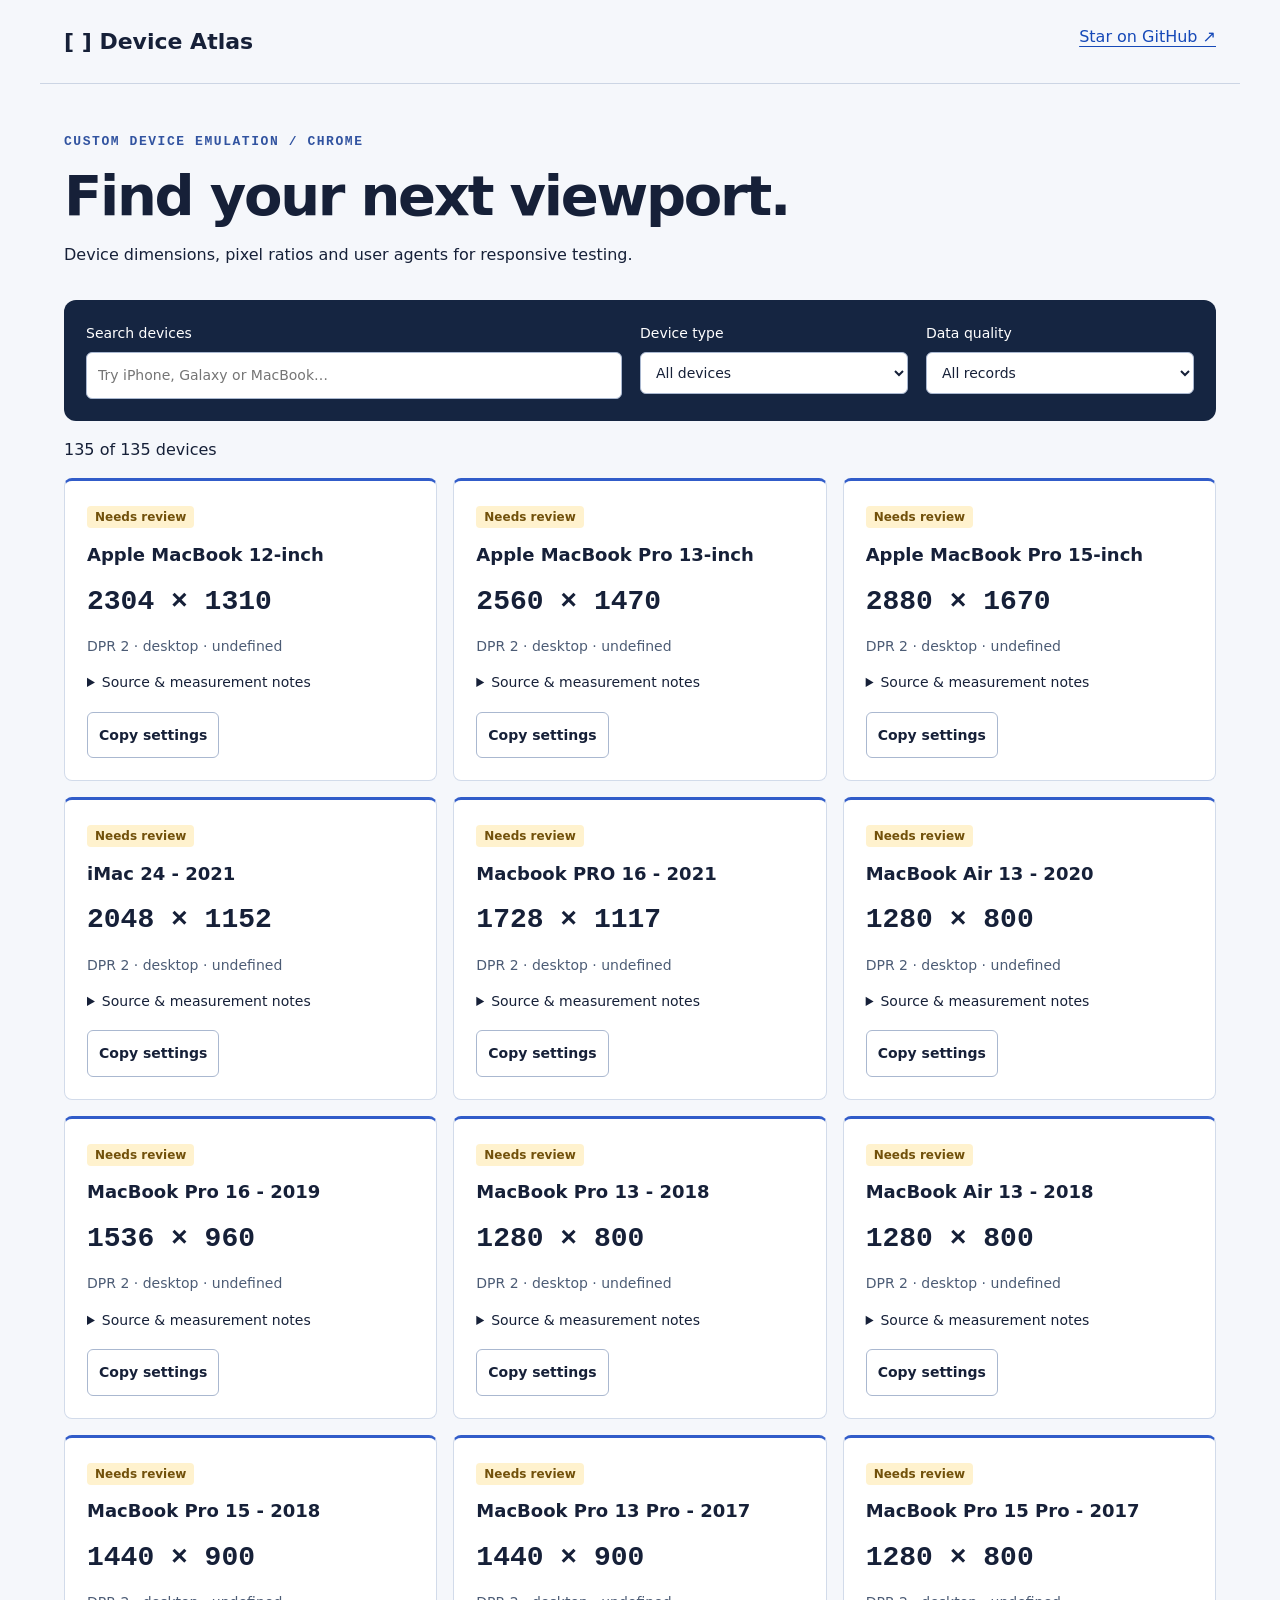
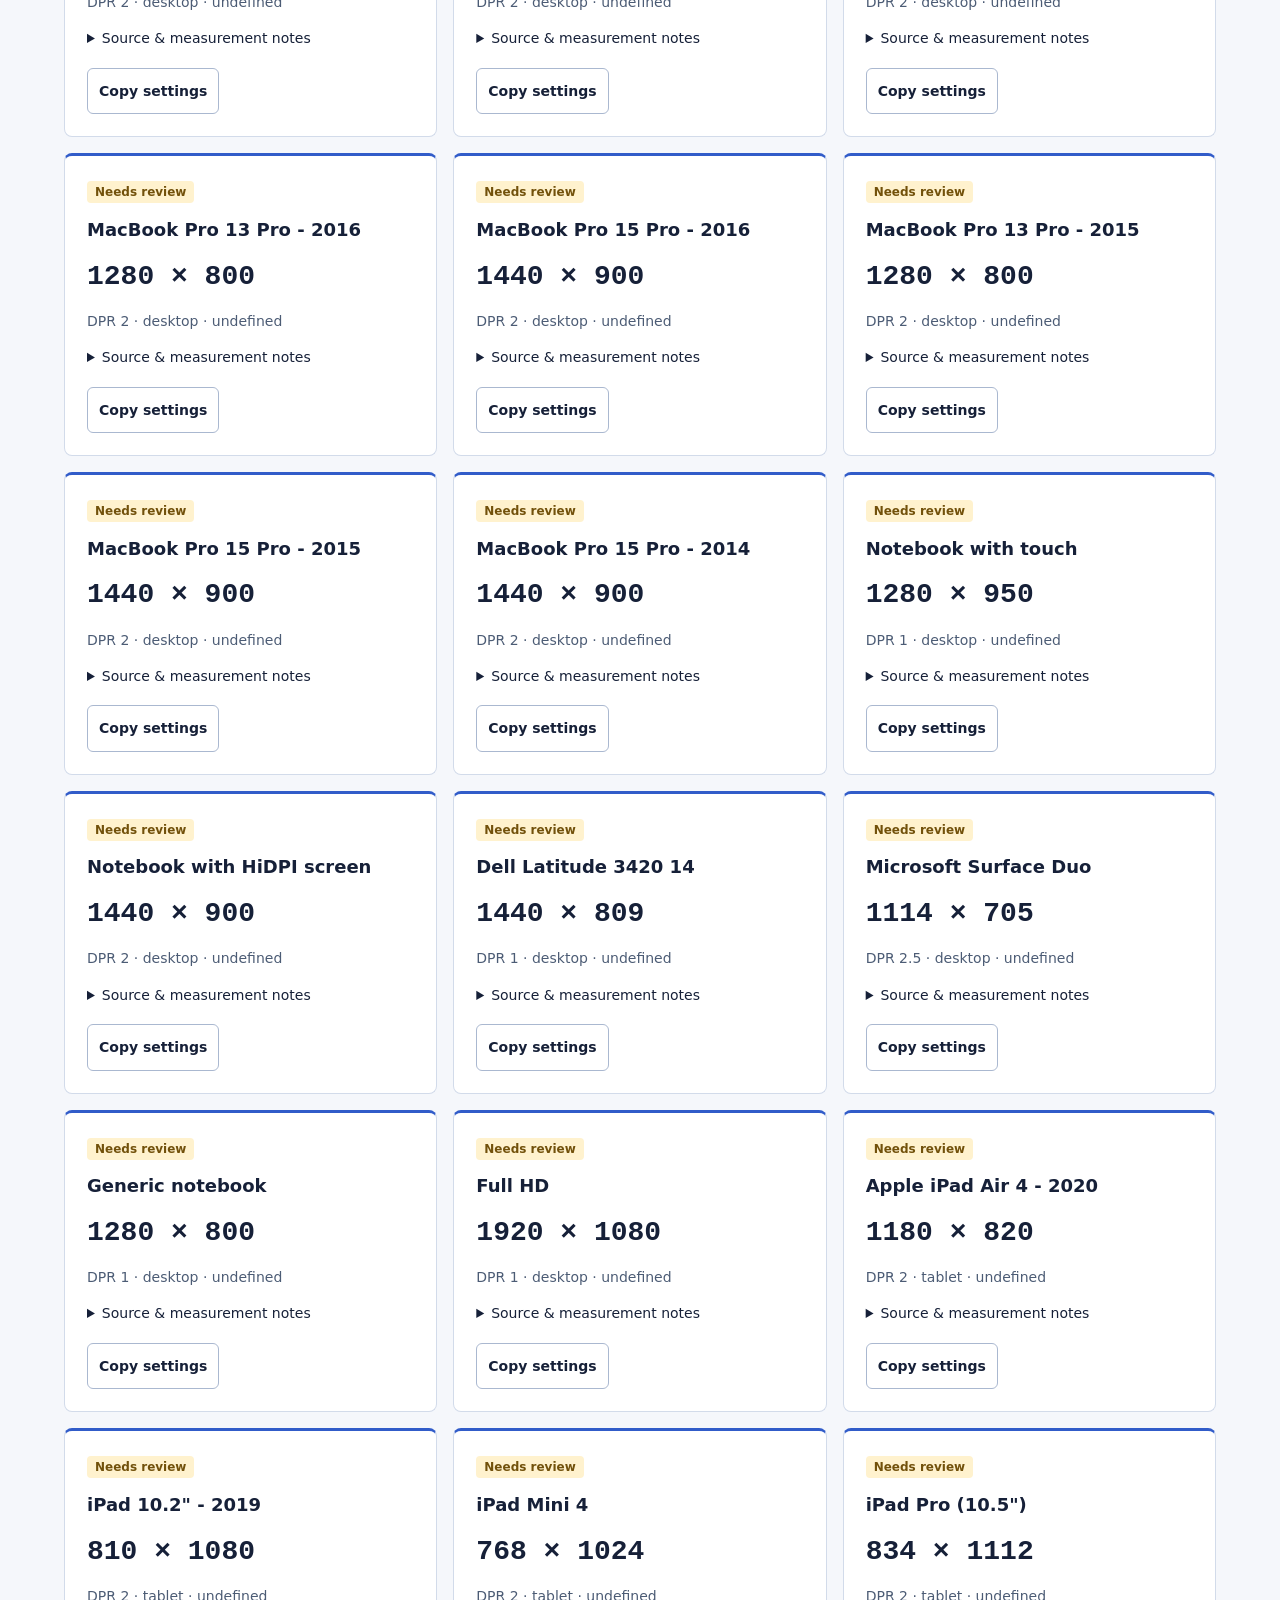
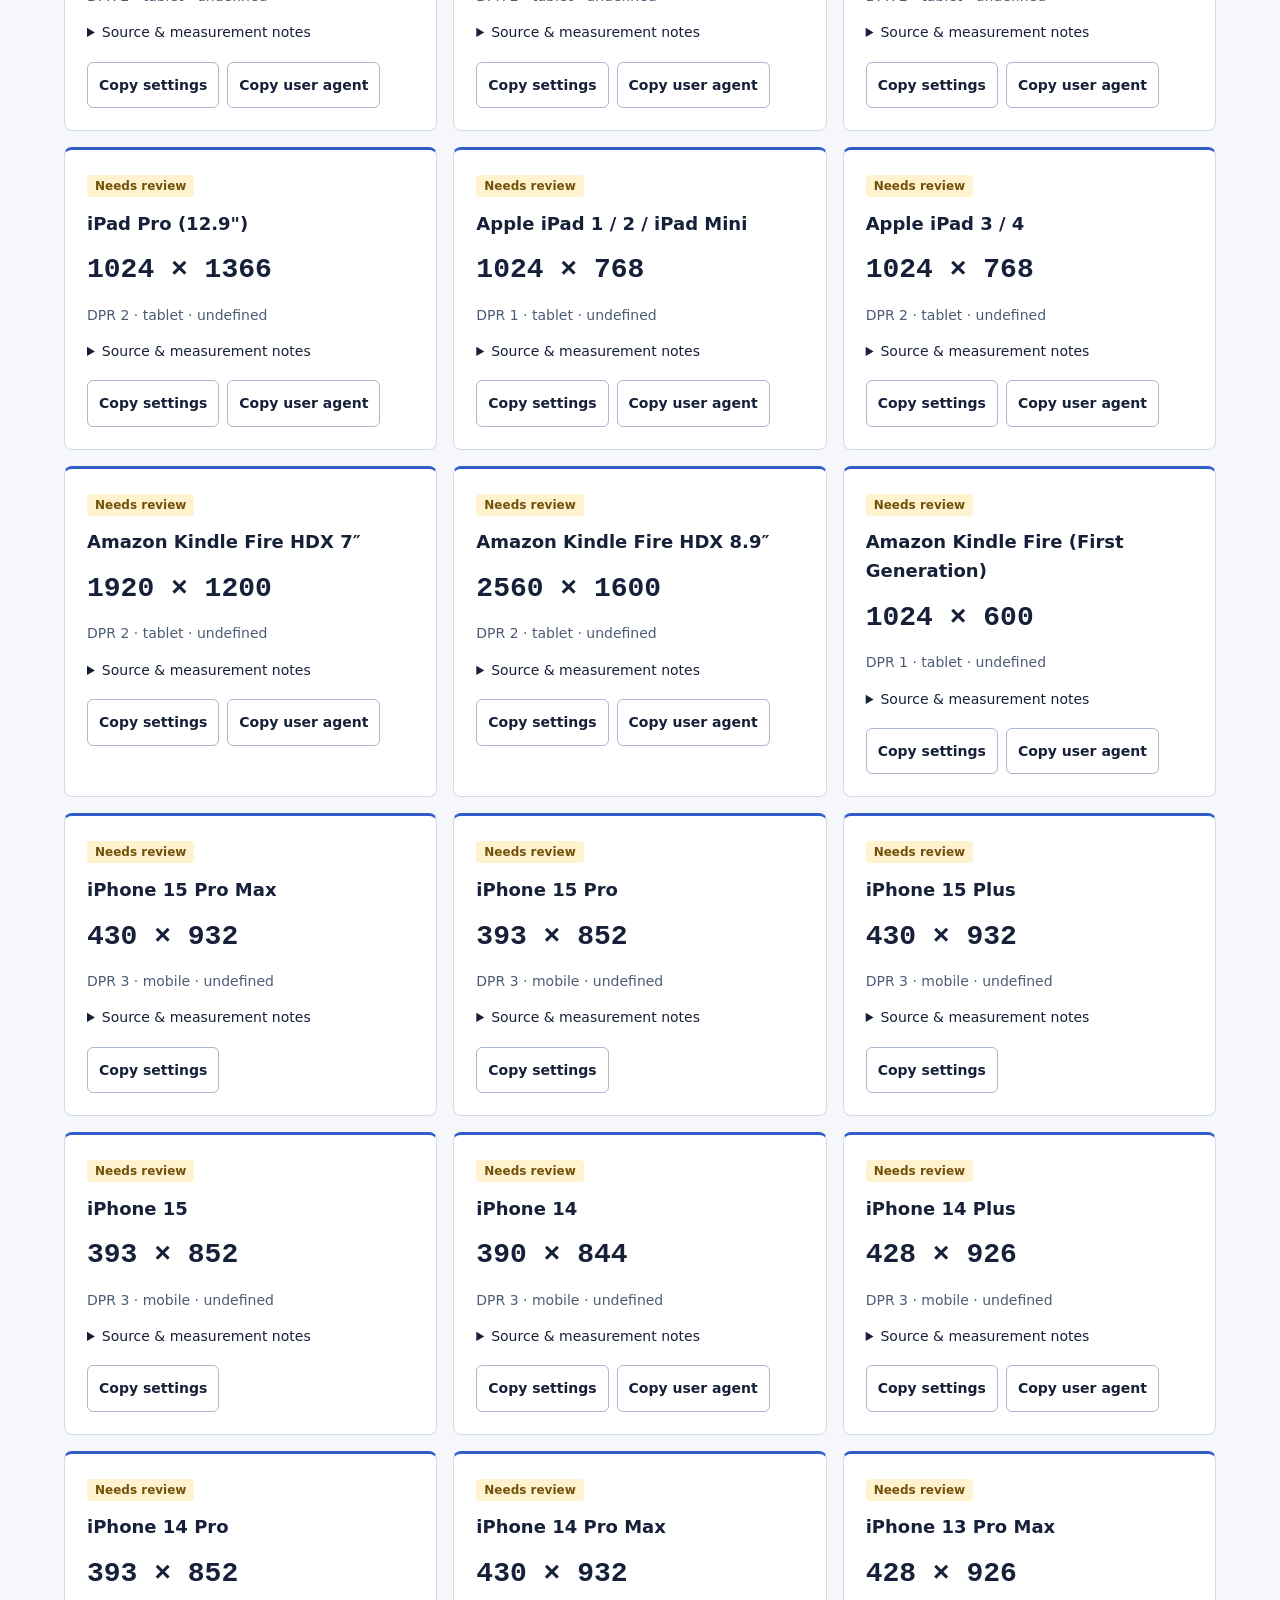
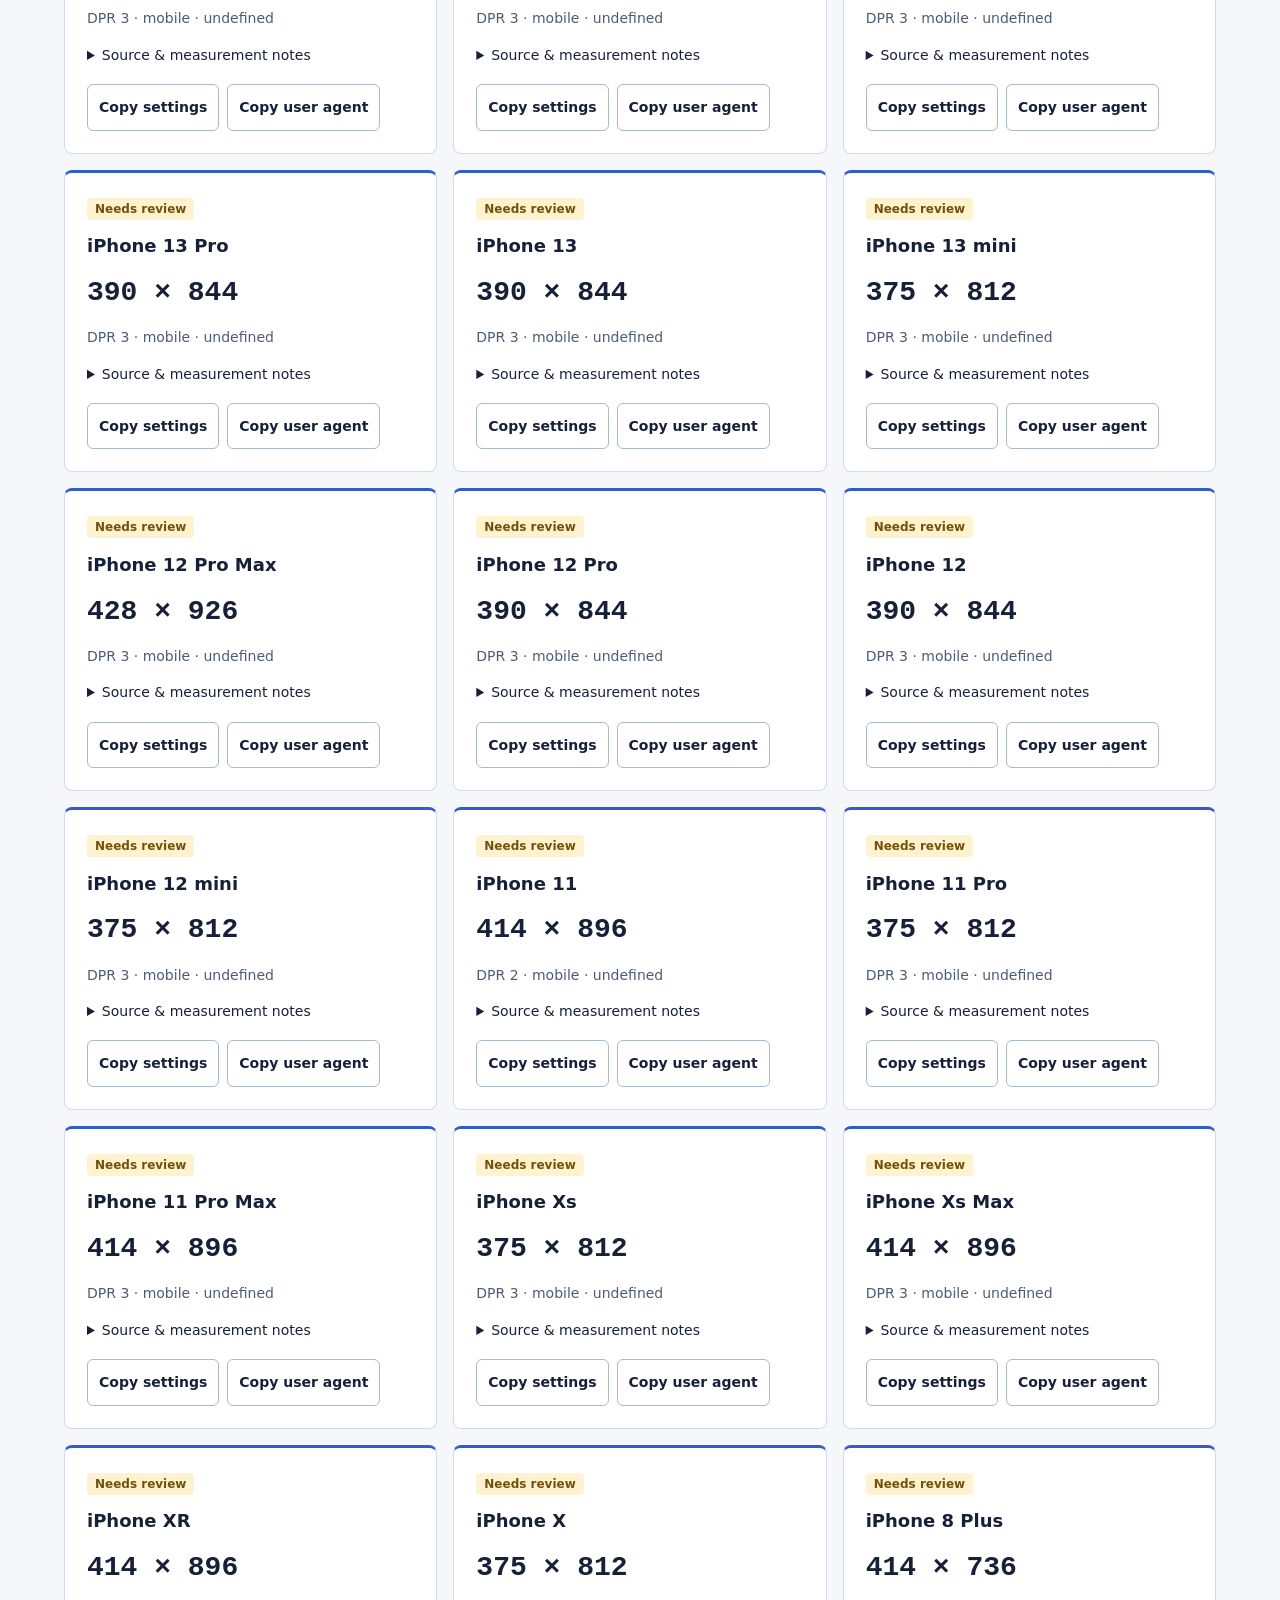
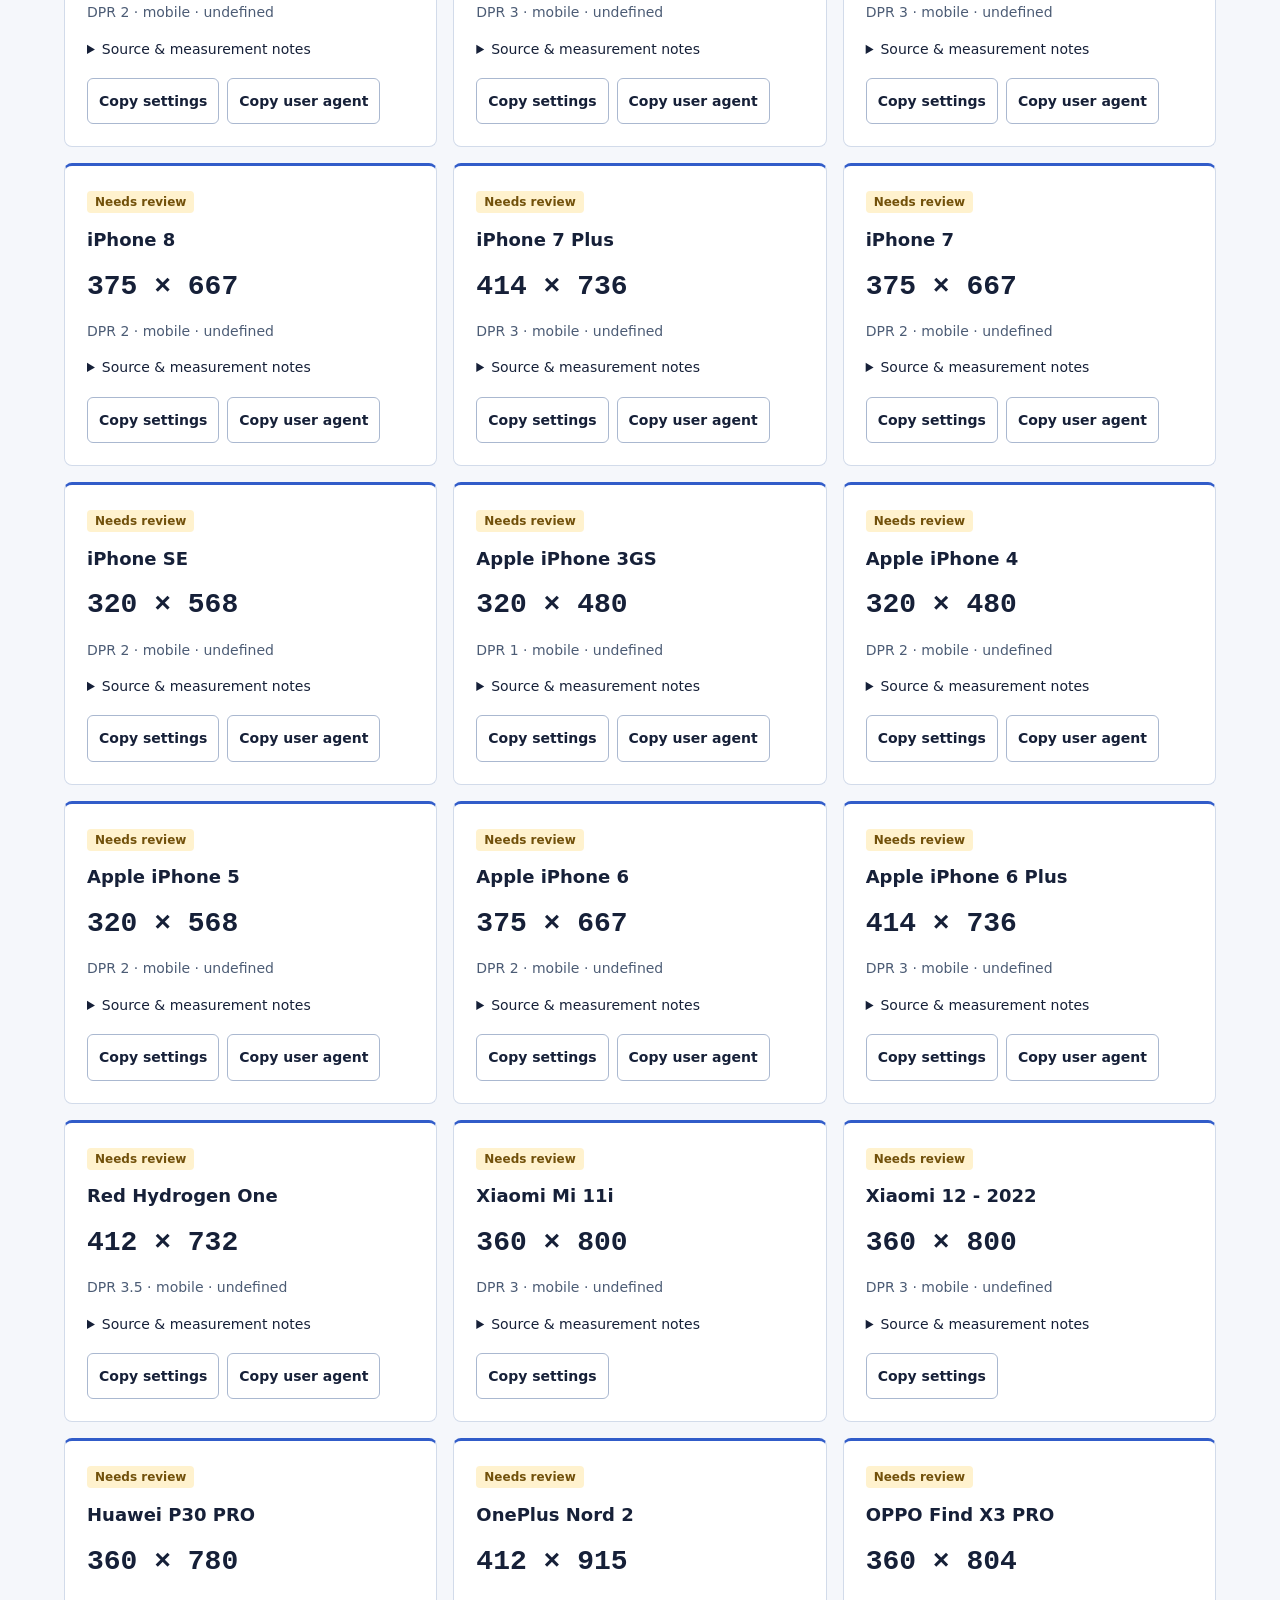
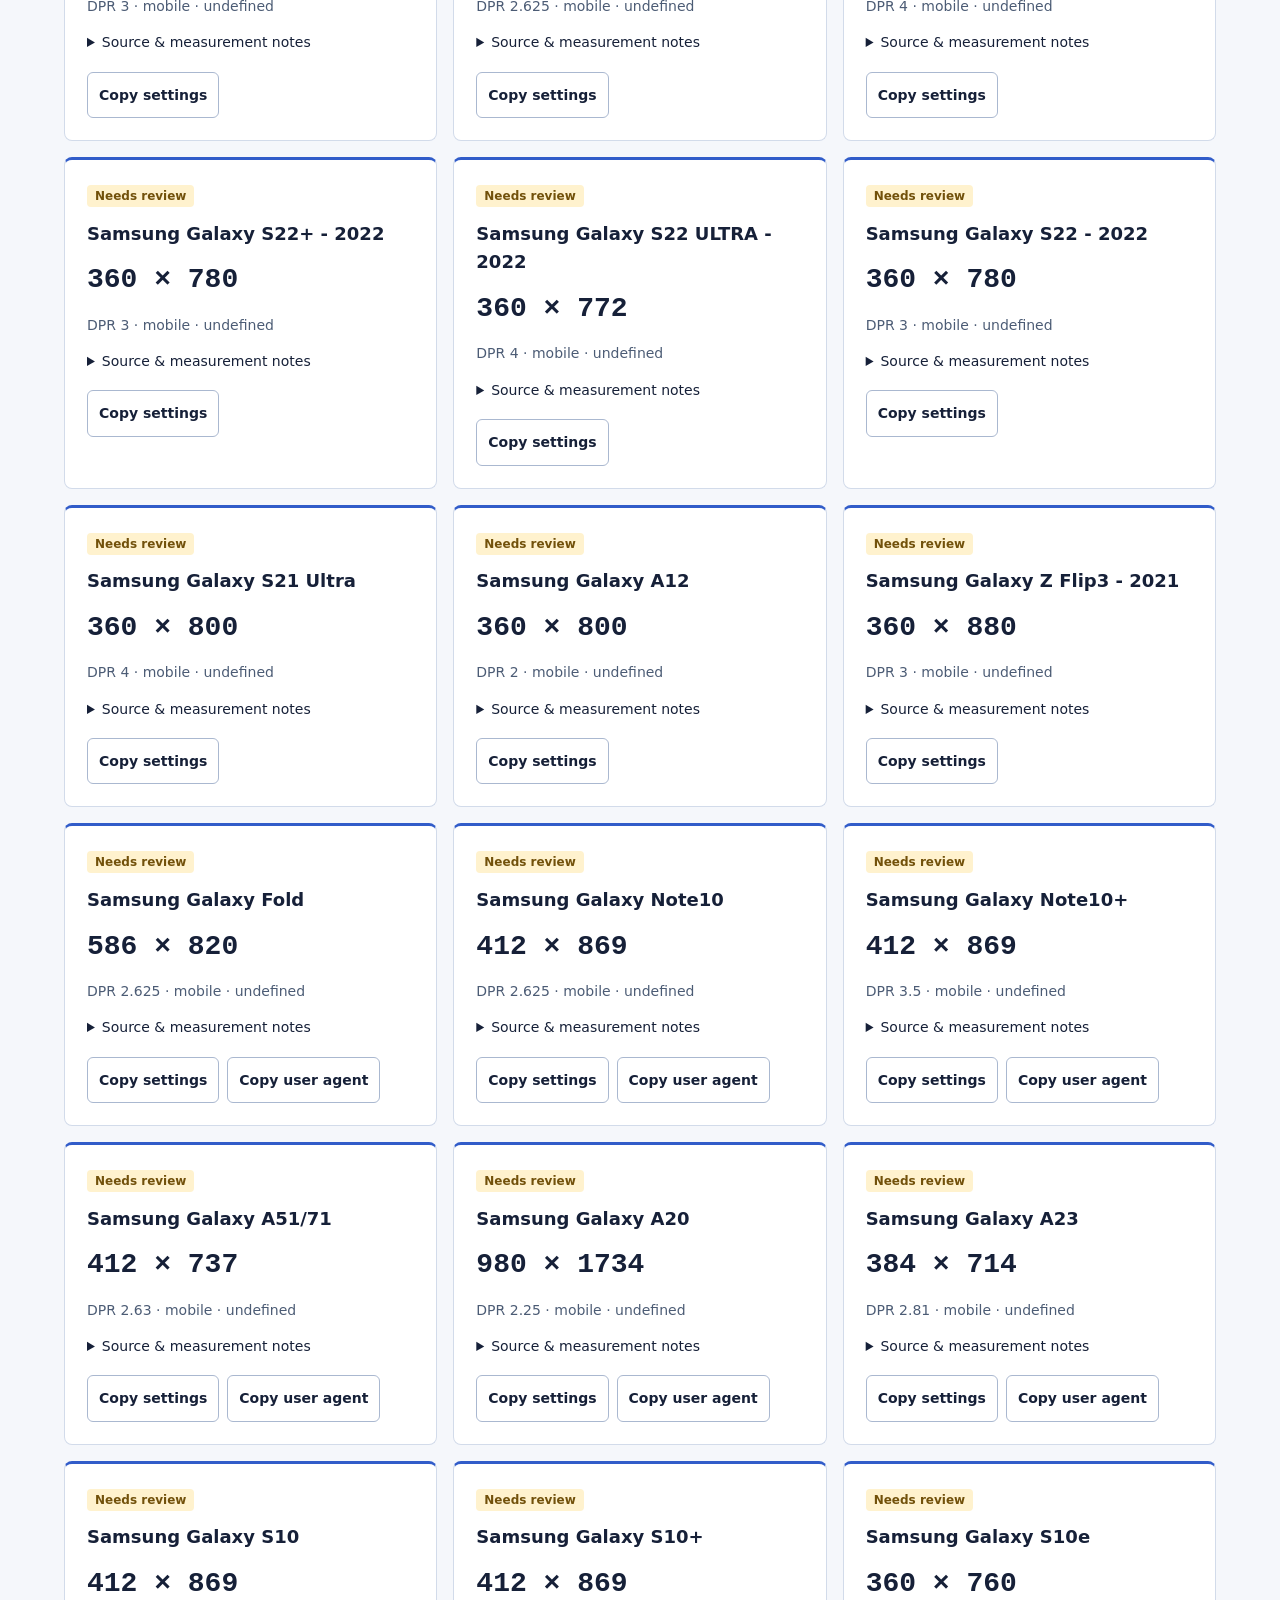
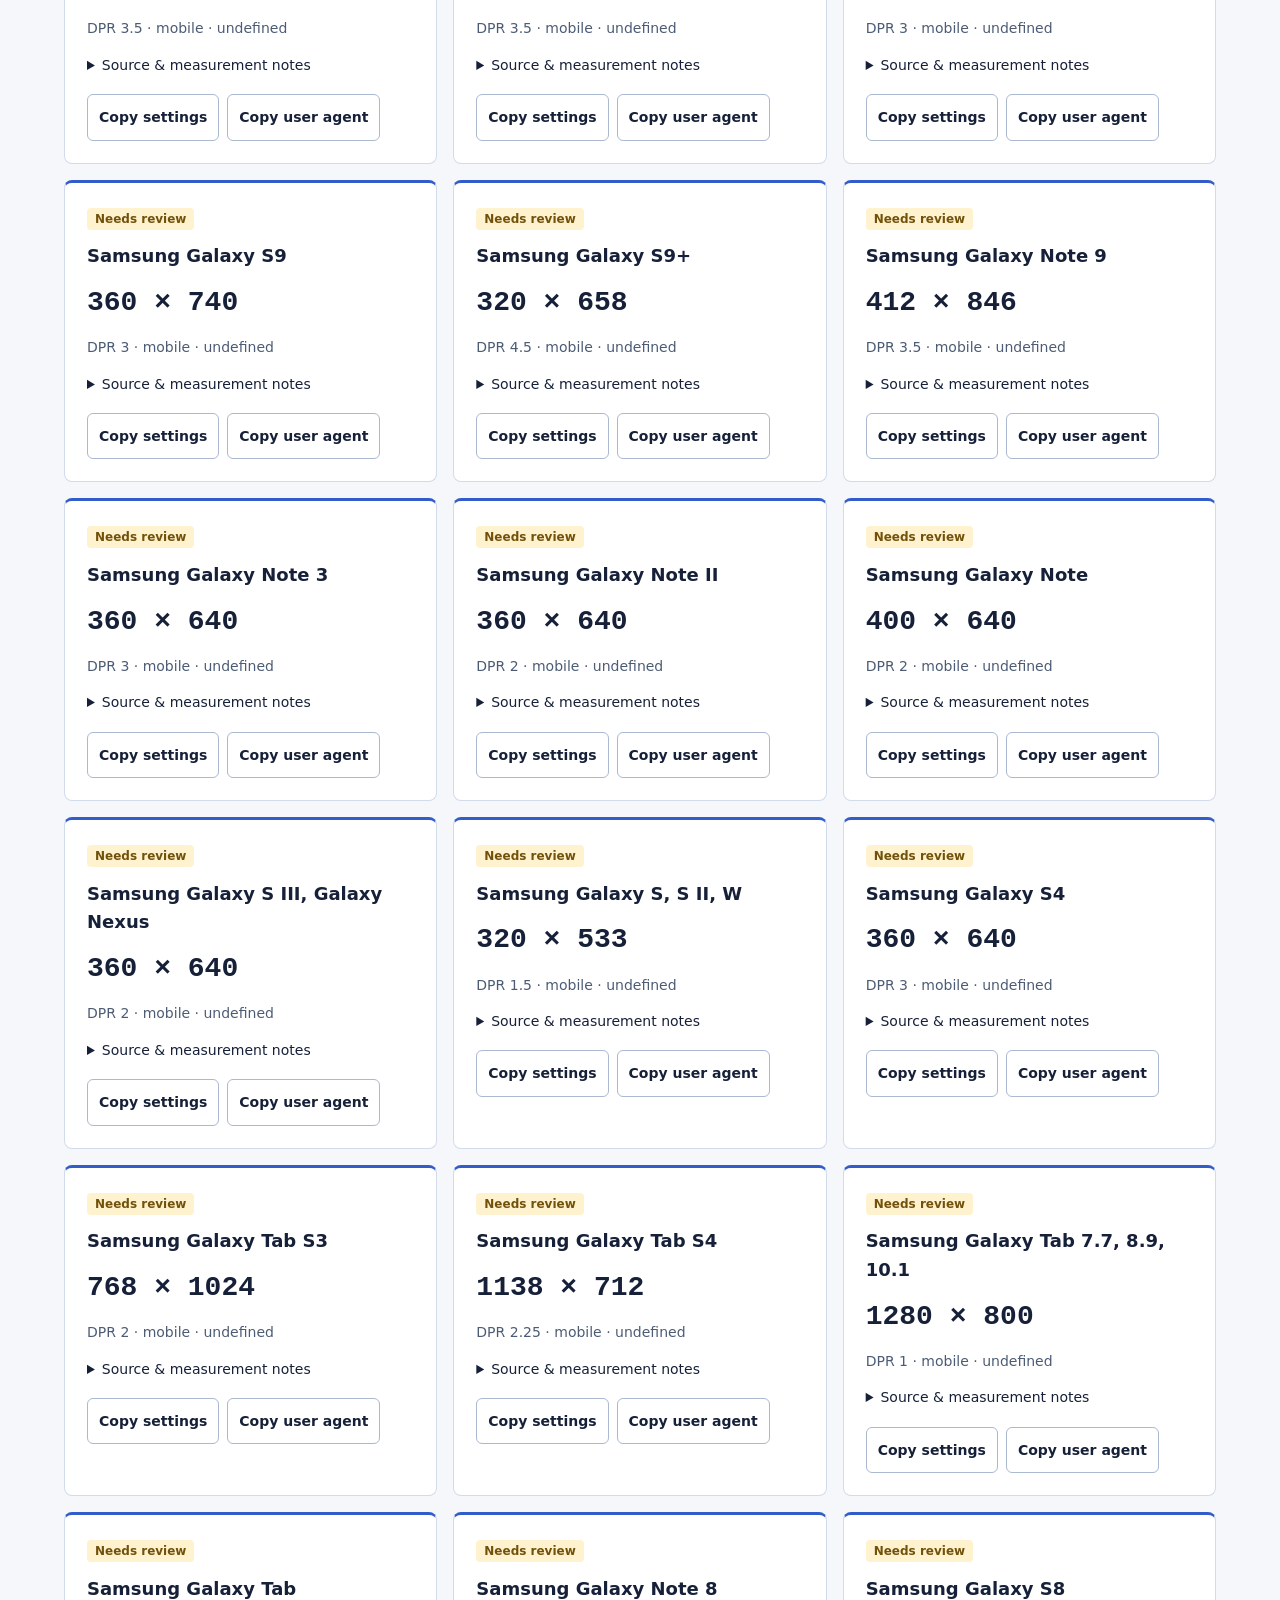
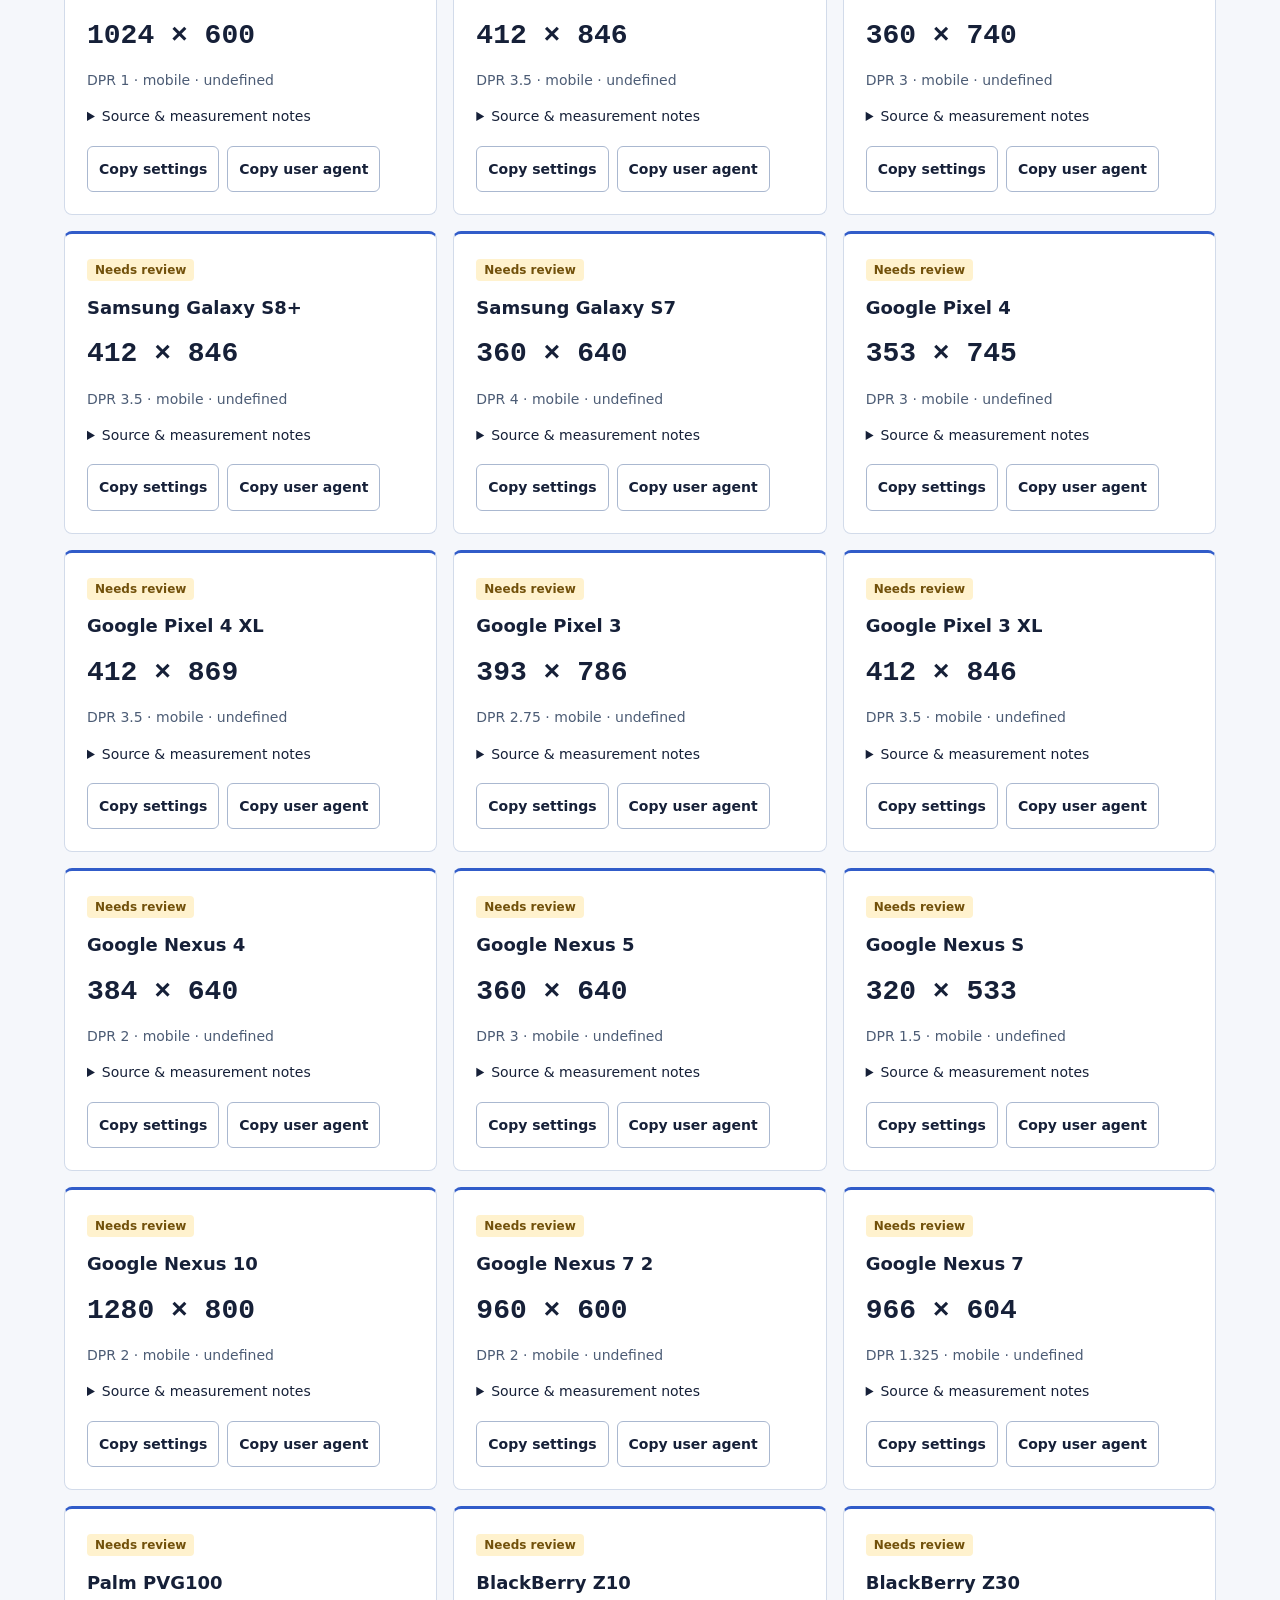
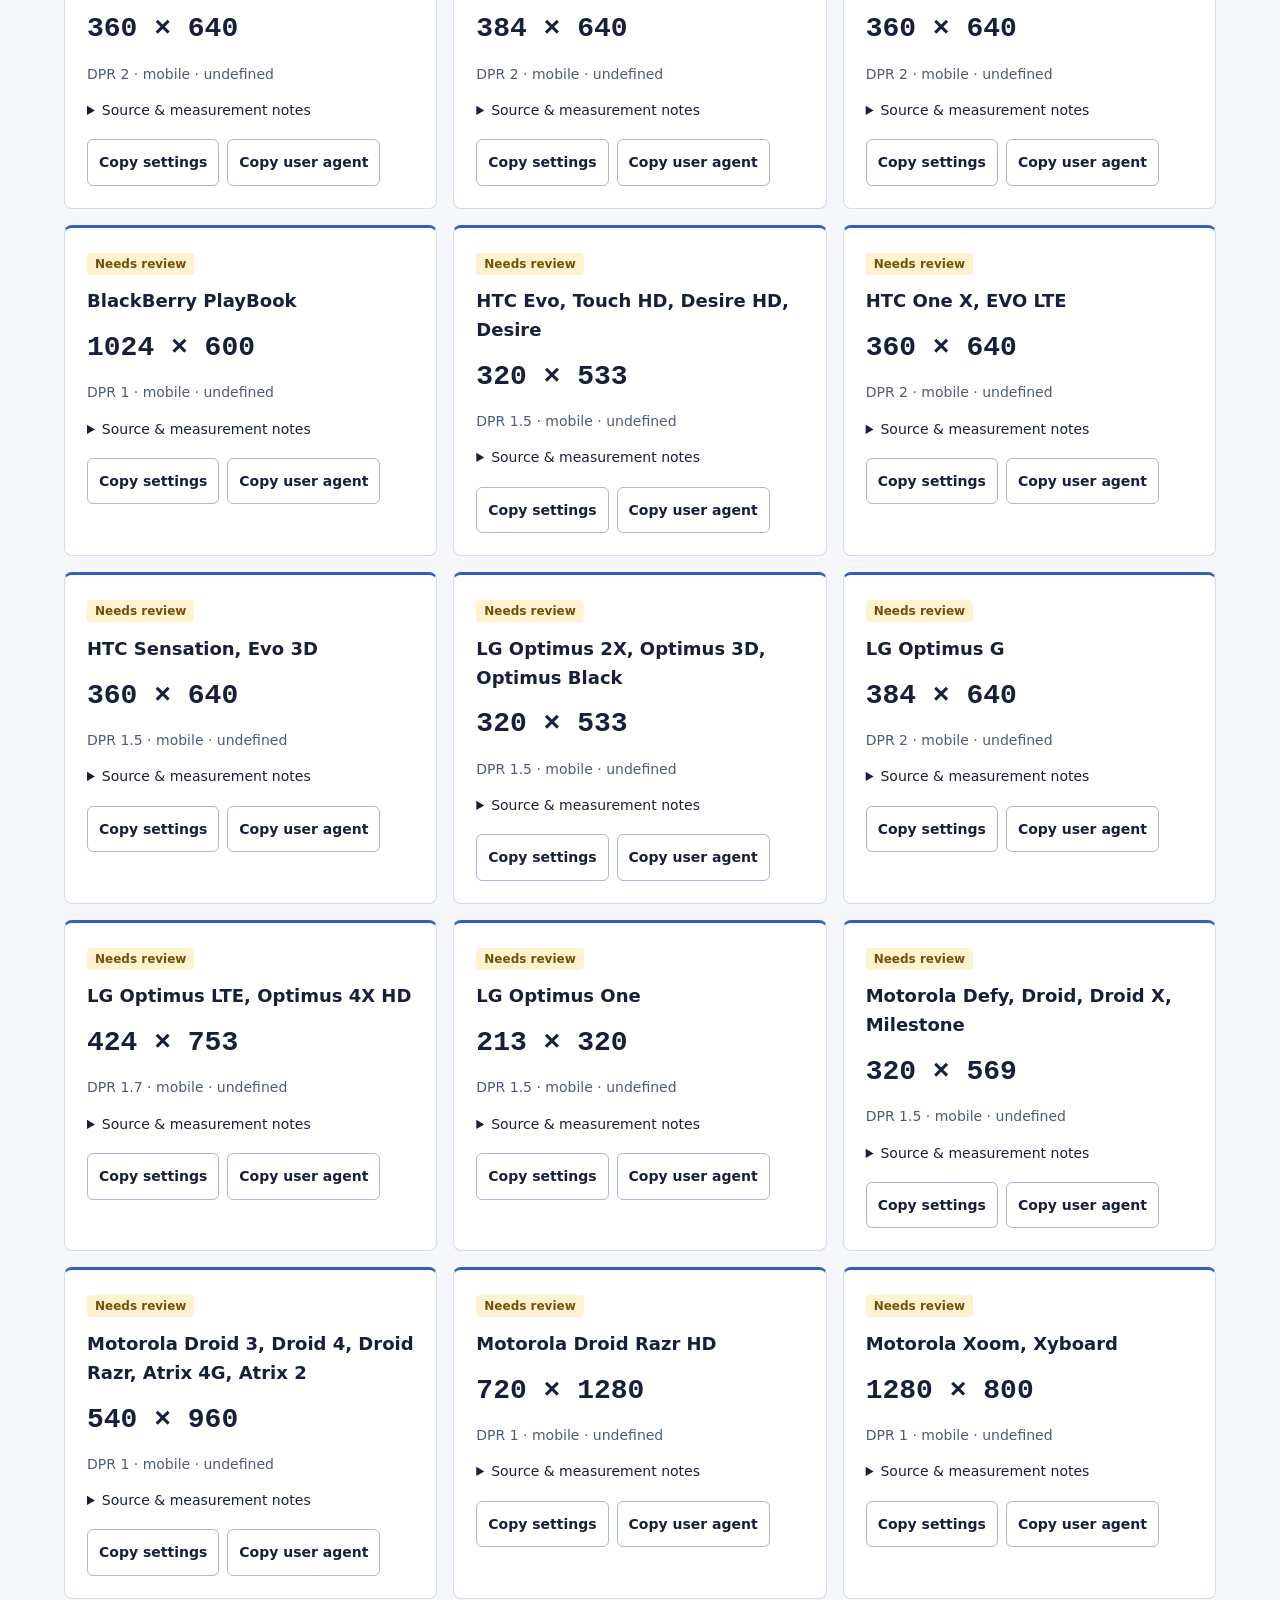
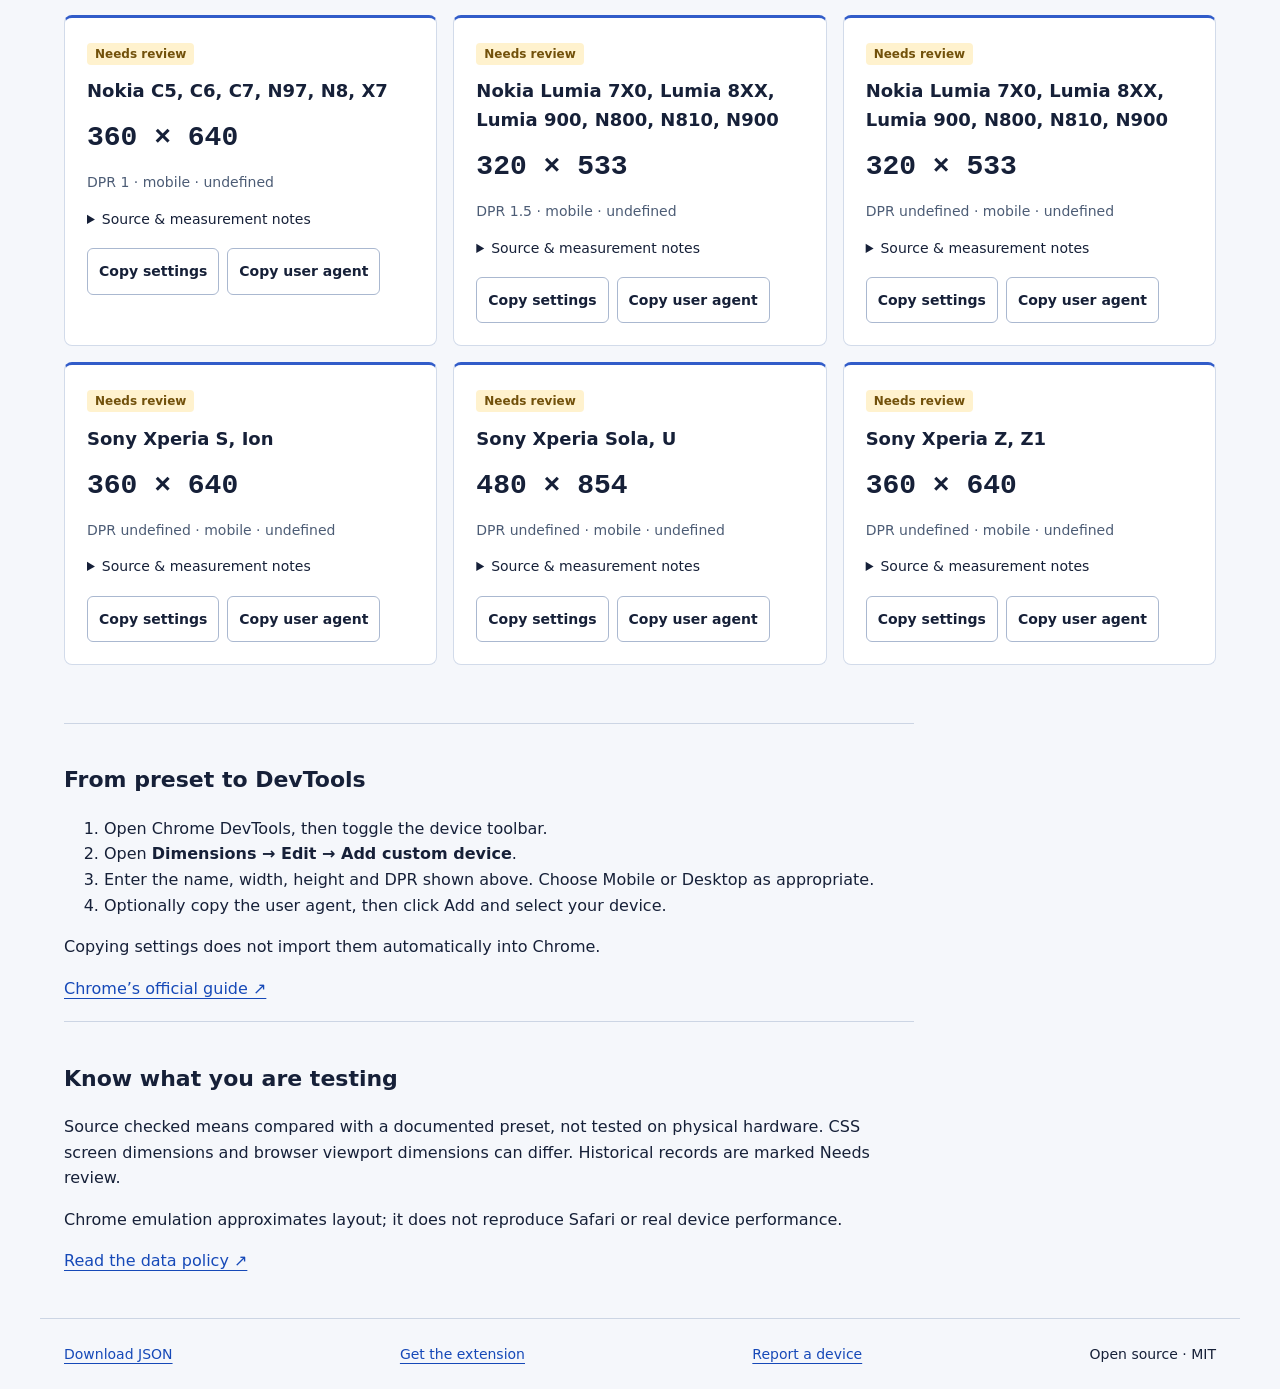
<file: index.html>
<!doctype html>
<html lang="en"><head><meta charset="utf-8"><meta name="viewport" content="width=device-width,initial-scale=1"><meta name="description" content="Find device viewport sizes, pixel ratios and user agents for responsive testing in Chrome DevTools."><title>Device Atlas · Custom Device Emulation Chrome</title><link rel="stylesheet" href="site.css"></head>
<body><header><a class="brand" href="./">[ ] Device Atlas</a><a href="https://github.com/amirshnll/custom-device-emulation-chrome">Star on GitHub ↗</a></header>
<main><p class="eyebrow">CUSTOM DEVICE EMULATION / CHROME</p><h1>Find your next viewport.</h1><p>Device dimensions, pixel ratios and user agents for responsive testing.</p>
<section class="toolbar" aria-label="Device filters"><label>Search devices<input id="search" type="search" placeholder="Try iPhone, Galaxy or MacBook…"></label><label>Device type<select id="category"><option value="all">All devices</option><option value="mobile">Mobile</option><option value="tablet">Tablet</option><option value="desktop">Desktop</option></select></label><label>Data quality<select id="quality"><option value="all">All records</option><option value="source-checked">Source checked</option><option value="unverified">Needs review</option></select></label></section>
<p id="count" role="status">Loading devices…</p><div id="results" class="grid"></div><p id="copy-status" role="status" aria-live="polite"></p>
<dialog id="copy-dialog"><h2>Copy settings manually</h2><p>Clipboard access is unavailable. Select and copy this text.</p><textarea id="copy-text" aria-label="Device settings" readonly rows="10"></textarea><form method="dialog"><button>Close</button></form></dialog>
<section id="guide" class="guide"><h2>From preset to DevTools</h2><ol><li>Open Chrome DevTools, then toggle the device toolbar.</li><li>Open <strong>Dimensions → Edit → Add custom device</strong>.</li><li>Enter the name, width, height and DPR shown above. Choose Mobile or Desktop as appropriate.</li><li>Optionally copy the user agent, then click Add and select your device.</li></ol><p>Copying settings does not import them automatically into Chrome.</p><a href="https://developer.chrome.com/docs/devtools/device-mode">Chrome’s official guide ↗</a></section>
<section class="guide"><h2>Know what you are testing</h2><p>Source checked means compared with a documented preset, not tested on physical hardware. CSS screen dimensions and browser viewport dimensions can differ. Historical records are marked Needs review.</p><p>Chrome emulation approximates layout; it does not reproduce Safari or real device performance.</p><a href="https://github.com/amirshnll/custom-device-emulation-chrome/blob/main/docs/data-quality.md">Read the data policy ↗</a></section>
</main><footer><a href="device.json" download>Download JSON</a><a href="https://github.com/amirshnll/custom-device-emulation-chrome#chrome-extension">Get the extension</a><a href="https://github.com/amirshnll/custom-device-emulation-chrome/issues/new">Report a device</a><span>Open source · MIT</span></footer><script src="site.js" defer></script></body></html>
</file>
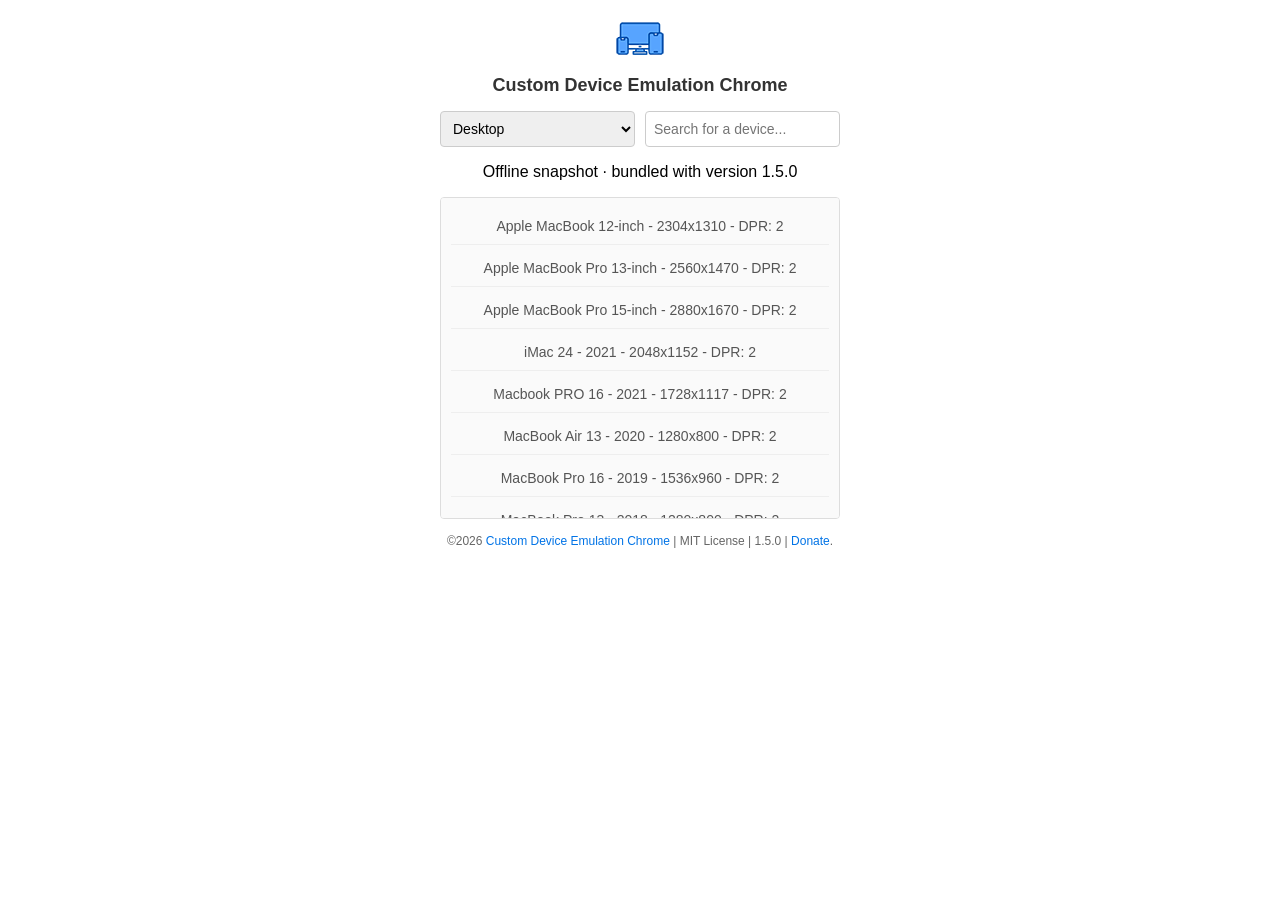
<file: plugin/popup.html>
<!DOCTYPE html>
<html lang="en">

<head>
    <meta charset="UTF-8">
    <meta name="viewport" content="width=device-width, initial-scale=1.0">
    <link rel="stylesheet" href="styles.css">
    <title>Custom Device Emulation Chrome</title>
</head>

<body>
    <div id="app">
        <img src="icon48.png" alt="Custom Device Emulation Chrome" title="Custom Device Emulation Chrome" class="app-icon" />

        <h1>Custom Device Emulation Chrome</h1>

        <div class="controls">
            <select aria-label="Device type" id="category" class="control">
                <option value="desktop">Desktop</option>
                <option value="tablet">Tablet</option>
                <option value="mobile">Mobile</option>
            </select>
            <input type="text" aria-label="Search devices" id="search" class="control" placeholder="Search for a device..." />
        </div>

        <p id="data-status" role="status"></p>
        <div id="results" class="results"></div>

        <footer id="footer">
            <p>
                ©<span id="year"></span>
                <a href="https://github.com/amirshnll/custom-device-emulation-chrome" target="_blank">Custom Device Emulation Chrome</a> | MIT License | 1.5.0 | <a href="https://ashokri.com/donate" target="_blank" title="Donate">Donate</a>.
            </p>
        </footer>
    </div>
    <script src="popup.js"></script>
</body>

</html>
</file>
<file: site.css>
*{box-sizing:border-box}html{color-scheme:light}body{margin:0;background:#f5f7fb;color:#162038;font:16px/1.6 system-ui,sans-serif}header,main,footer{max-width:1200px;margin:auto;padding:24px}header,footer{display:flex;justify-content:space-between;gap:20px;flex-wrap:wrap}header{border-bottom:1px solid #ccd5e4}a{color:#1649b8;text-underline-offset:4px}.brand{font-weight:800;text-decoration:none;color:#162038;font-size:22px}.eyebrow{font:700 13px/1.5 monospace;letter-spacing:.12em;color:#3153a0;margin-top:24px}h1{font-size:clamp(32px,5vw,56px);line-height:1.1;letter-spacing:-.04em;margin:12px 0}h2{font-size:22px}.toolbar{display:flex;gap:18px;background:#152541;color:white;padding:22px;border-radius:12px;margin-top:32px}.toolbar label:first-child{flex:2}label{display:flex;flex:1;flex-direction:column;gap:8px;font-size:14px}input,select,button,textarea{font:inherit;border:1px solid #aab8d0;border-radius:6px;padding:11px;background:white;color:#162038;max-width:100%;min-width:0}input,select{width:100%}button{cursor:pointer;font-size:14px;font-weight:600}button:hover{background:#e8effe}a:focus-visible,button:focus-visible,input:focus-visible,select:focus-visible{outline:3px solid #f08b17;outline-offset:3px}.grid{display:grid;grid-template-columns:repeat(3,minmax(0,1fr));gap:16px}.card{background:white;padding:22px;border:1px solid #d2dbea;border-top:3px solid #315cc9;border-radius:8px;overflow-wrap:anywhere}.card h2{font-size:18px;margin:12px 0}.badge{font-size:12px;font-weight:700;color:#72510b;background:#fff2ce;padding:4px 8px;border-radius:4px}.checked{color:#126343;background:#e0f5e9}.dimensions{font:700 28px/1.4 ui-monospace,monospace;margin:12px 0}.meta{font-size:14px;color:#4c5c75}.actions{display:flex;gap:8px;flex-wrap:wrap;margin-top:18px}summary{cursor:pointer;font-size:14px}details p{font-size:14px}#copy-status{min-height:26px;color:#1649b8}.guide{border-top:1px solid #ccd5e4;padding:20px 0;max-width:850px}footer{border-top:1px solid #ccd5e4;font-size:14px}dialog{width:min(600px,90vw);border:1px solid #aab8d0;border-radius:12px}dialog::backdrop{background:#14243c88}textarea{width:100%}@media(max-width:850px){.grid{grid-template-columns:repeat(2,minmax(0,1fr))}.toolbar{flex-wrap:wrap}.toolbar label:first-child{flex-basis:100%}}@media(max-width:540px){.grid{grid-template-columns:1fr}.toolbar{flex-direction:column}header,main,footer{padding:18px}}
</file>
<file: plugin/styles.css>
/* General Reset */
body,
html {
    margin: 0;
    padding: 0;
    box-sizing: border-box;
    font-family: Arial, sans-serif;
}

/* Container */
#app {
    padding: 15px;
    width: 100%;
    max-width: 400px;
    margin: 0 auto;
    text-align: center;
    min-width: 400px;
}

/* Header */
h1 {
    font-size: 18px;
    margin-bottom: 15px;
    color: #333;
}

/* Controls */
.controls {
    display: flex;
    gap: 10px;
    flex-wrap: wrap;
    margin-bottom: 15px;
}

.control {
    flex: 1;
    padding: 8px;
    font-size: 14px;
    border: 1px solid #ccc;
    border-radius: 4px;
}

/* Results */
.results {
    border: 1px solid #ddd;
    border-radius: 4px;
    padding: 10px;
    max-height: 300px;
    overflow-y: auto;
    background-color: #fafafa;
}

.results div {
    padding: 10px;
    margin-bottom: 5px;
    border-bottom: 1px solid #eee;
    font-size: 14px;
    color: #555;
}

.results div:last-child {
    border-bottom: none;
}

.results div:hover {
    background-color: #f0f0f0;
}

/* App Icon */
.app-icon {
    display: block;
    margin: 0 auto 10px;
    width: 48px;
    height: 48px;
}

/* Footer */
#footer {
    margin-top: 15px;
    font-size: 12px;
    text-align: center;
    color: #666;
}

#footer a {
    color: #0073e6;
    text-decoration: none;
}

#footer a:hover {
    text-decoration: underline;
}
</file>
